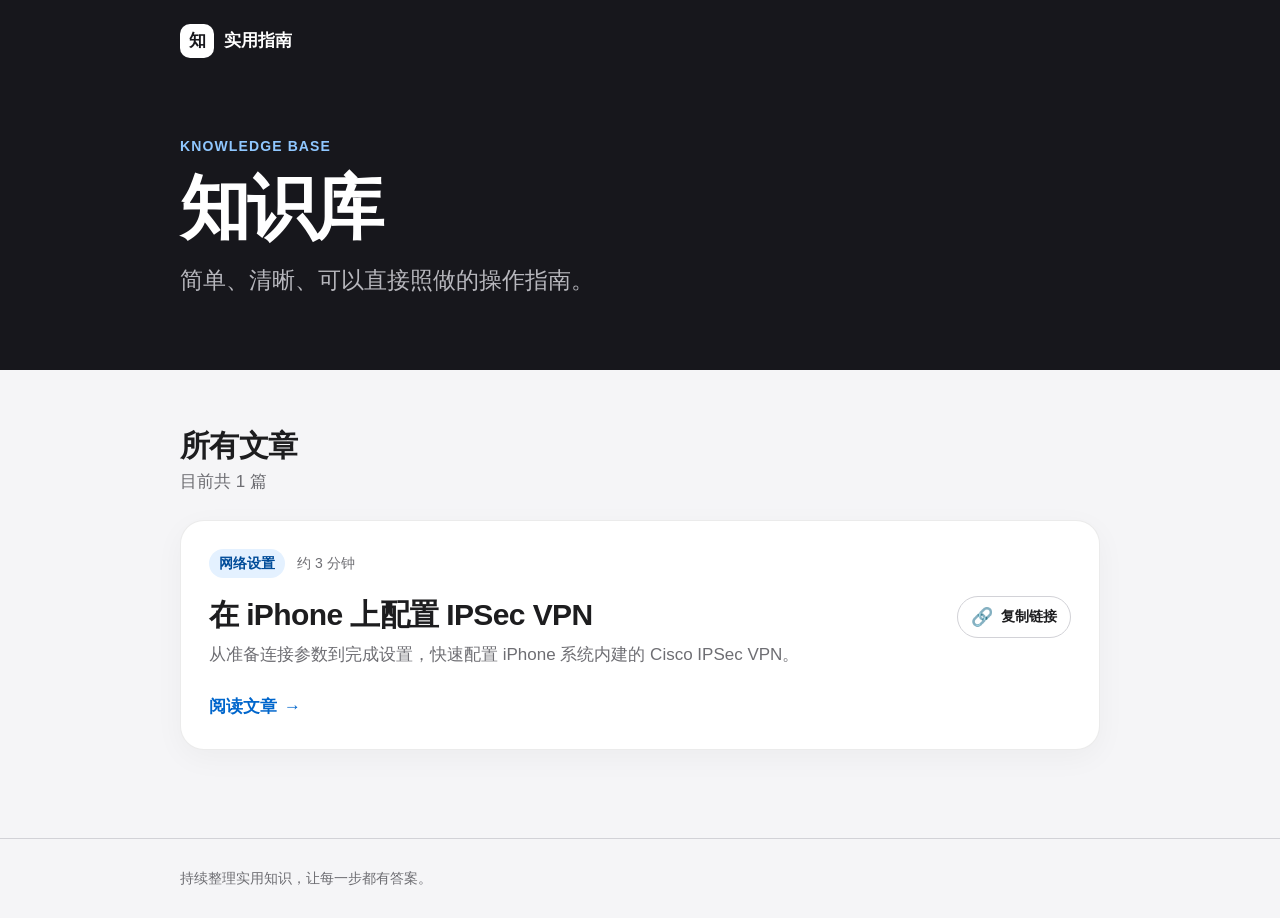
<file: index.html>
<!doctype html>
<html lang="zh-CN">
  <head>
    <meta charset="utf-8">
    <meta name="viewport" content="width=device-width, initial-scale=1">
    <meta name="description" content="收录实用、清晰、可以直接照做的操作指南。">
    <meta name="theme-color" content="#f5f5f7">
    <title>实用指南知识库</title>
    <link rel="stylesheet" href="styles.css">
    <script src="script.js" defer></script>
  </head>
  <body class="library-page">
    <header class="library-hero">
      <div class="wrap">
        <nav class="brand" aria-label="主页">
          <a href="./"><span class="brand-mark" aria-hidden="true">知</span><span>实用指南</span></a>
        </nav>
        <div class="library-intro">
          <span class="eyebrow">KNOWLEDGE BASE</span>
          <h1>知识库</h1>
          <p>简单、清晰、可以直接照做的操作指南。</p>
        </div>
      </div>
    </header>

    <main class="wrap library-main">
      <div class="library-heading">
        <div>
          <h2>所有文章</h2>
          <p>目前共 1 篇</p>
        </div>
      </div>

      <section class="article-list" aria-label="文章列表">
        <article class="article-card">
          <div class="article-meta">
            <span class="category">网络设置</span>
            <span>约 3 分钟</span>
          </div>
          <div class="article-card-content">
            <div>
              <h3><a href="articles/iphone-ipsec-vpn/">在 iPhone 上配置 IPSec VPN</a></h3>
              <p>从准备连接参数到完成设置，快速配置 iPhone 系统内建的 Cisco IPSec VPN。</p>
            </div>
            <button class="copy-link" type="button" data-copy-link="articles/iphone-ipsec-vpn/" aria-label="复制《在 iPhone 上配置 IPSec VPN》的链接">
              <span class="link-icon" aria-hidden="true">🔗</span>
              <span class="copy-label">复制链接</span>
            </button>
          </div>
          <a class="read-link" href="articles/iphone-ipsec-vpn/">阅读文章 <span aria-hidden="true">→</span></a>
        </article>
      </section>
    </main>

    <footer class="library-footer">
      <div class="wrap">
        <p>持续整理实用知识，让每一步都有答案。</p>
      </div>
    </footer>

    <div class="toast" role="status" aria-live="polite" aria-atomic="true"></div>
  </body>
</html>
</file>
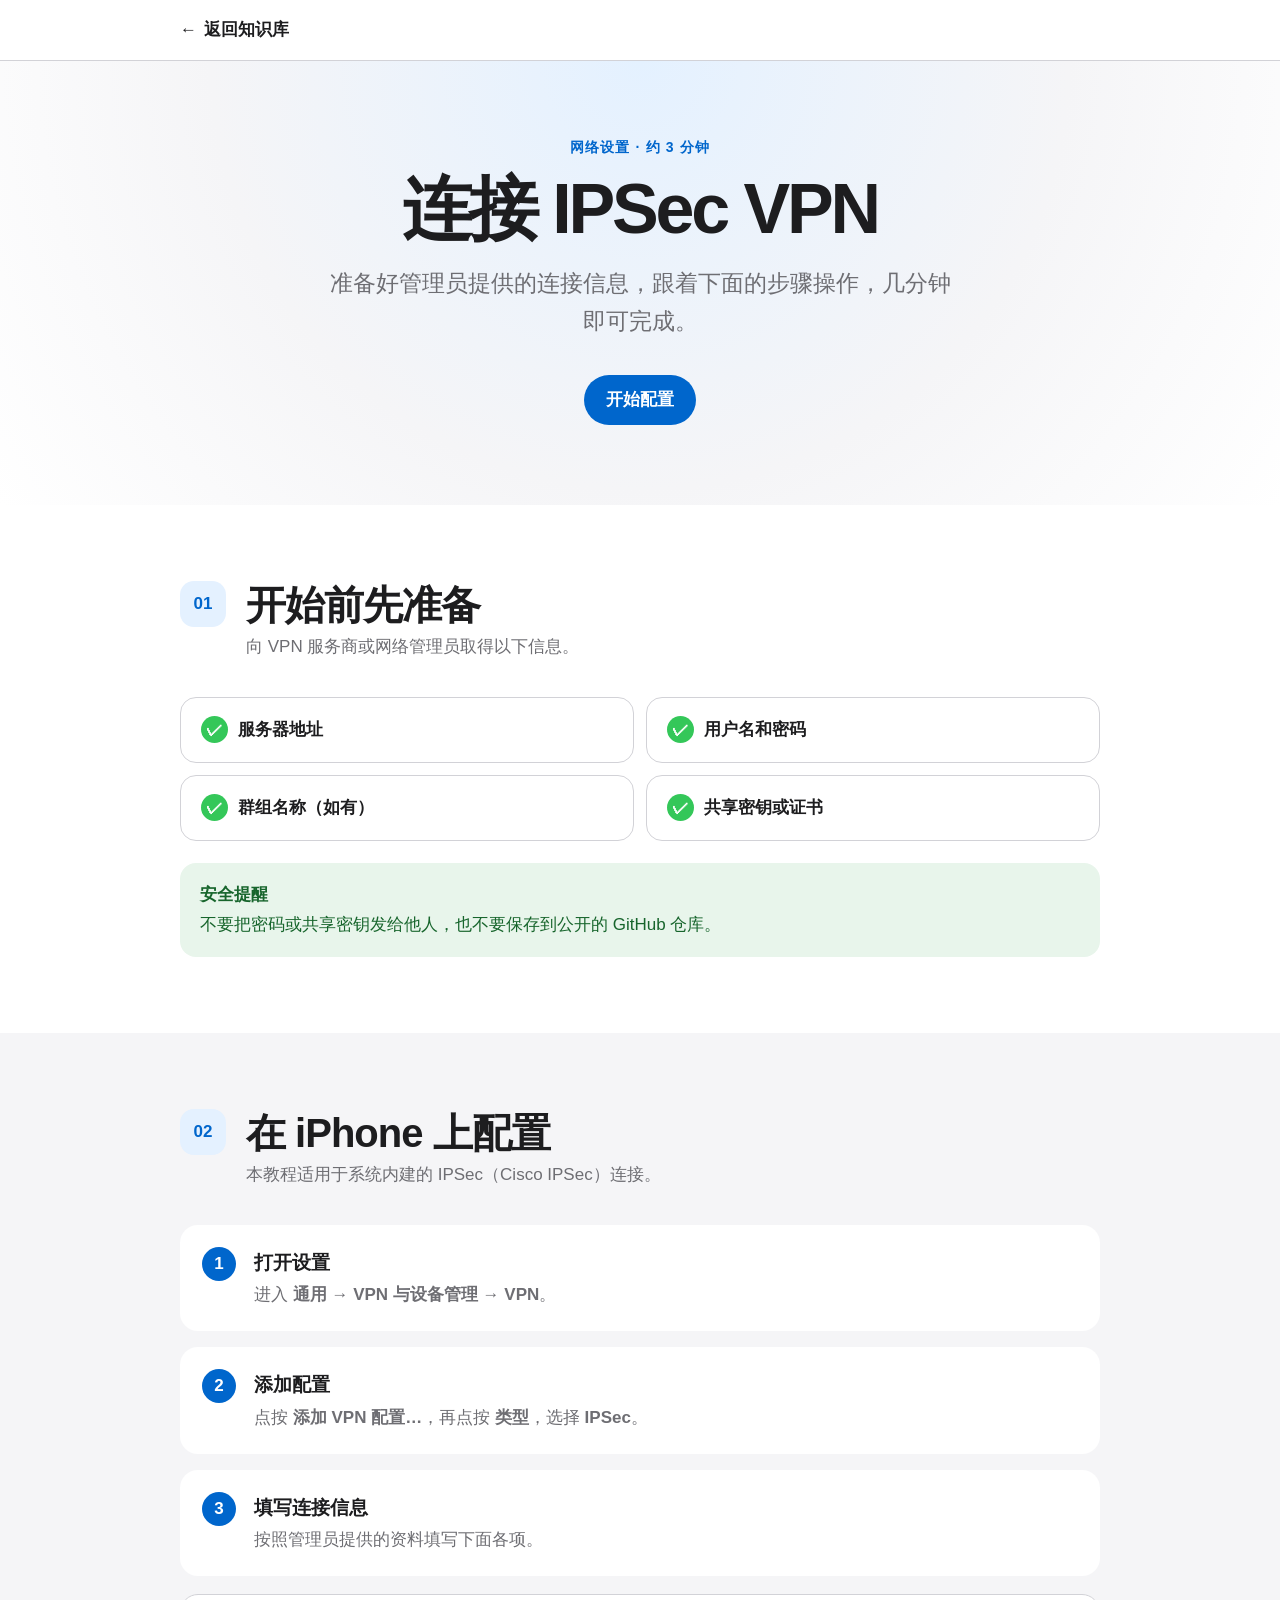
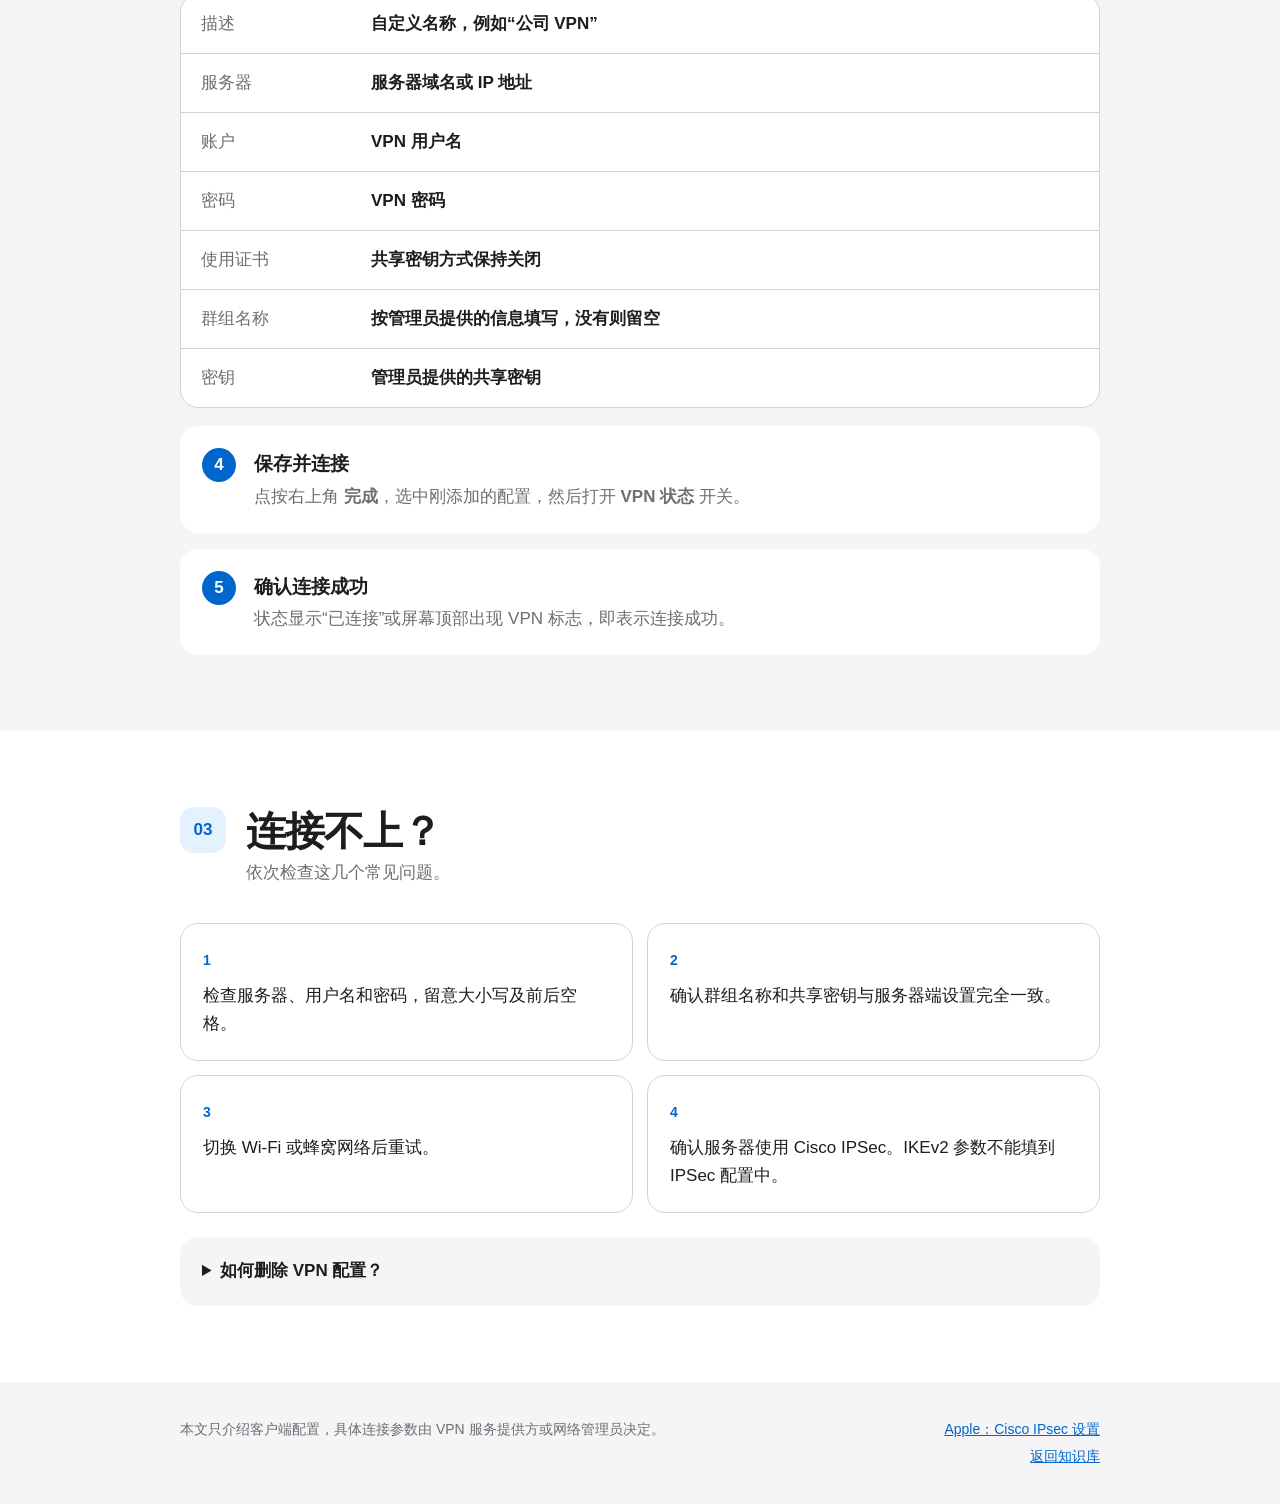
<file: articles/iphone-ipsec-vpn/index.html>
<!doctype html>
<html lang="zh-CN">
  <head>
    <meta charset="utf-8">
    <meta name="viewport" content="width=device-width, initial-scale=1">
    <meta name="description" content="简单明了的 iPhone IPSec VPN 配置步骤。">
    <meta name="theme-color" content="#f5f5f7">
    <title>在 iPhone 上配置 IPSec VPN｜实用指南知识库</title>
    <link rel="stylesheet" href="../../styles.css">
  </head>
  <body>
    <nav class="article-nav" aria-label="文章导航">
      <div class="wrap">
        <a href="../../"><span aria-hidden="true">←</span> 返回知识库</a>
      </div>
    </nav>

    <header class="hero article-hero">
      <div class="wrap">
        <span class="eyebrow">网络设置 · 约 3 分钟</span>
        <h1>连接 IPSec VPN</h1>
        <p class="lead">准备好管理员提供的连接信息，跟着下面的步骤操作，几分钟即可完成。</p>
        <a class="primary-button" href="#steps">开始配置</a>
      </div>
    </header>

    <main>
      <section class="section wrap" aria-labelledby="prepare-title">
        <div class="section-heading">
          <span class="section-number">01</span>
          <div><h2 id="prepare-title">开始前先准备</h2><p>向 VPN 服务商或网络管理员取得以下信息。</p></div>
        </div>
        <div class="checklist">
          <div class="check-item"><span aria-hidden="true">✓</span>服务器地址</div>
          <div class="check-item"><span aria-hidden="true">✓</span>用户名和密码</div>
          <div class="check-item"><span aria-hidden="true">✓</span>群组名称（如有）</div>
          <div class="check-item"><span aria-hidden="true">✓</span>共享密钥或证书</div>
        </div>
        <aside class="notice"><strong>安全提醒</strong>不要把密码或共享密钥发给他人，也不要保存到公开的 GitHub 仓库。</aside>
      </section>

      <section class="section section-tint" id="steps" aria-labelledby="steps-title">
        <div class="wrap">
          <div class="section-heading">
            <span class="section-number">02</span>
            <div><h2 id="steps-title">在 iPhone 上配置</h2><p>本教程适用于系统内建的 IPSec（Cisco IPSec）连接。</p></div>
          </div>
          <ol class="steps">
            <li><span class="step-number">1</span><div><h3>打开设置</h3><p>进入 <b>通用</b> → <b>VPN 与设备管理</b> → <b>VPN</b>。</p></div></li>
            <li><span class="step-number">2</span><div><h3>添加配置</h3><p>点按 <b>添加 VPN 配置…</b>，再点按 <b>类型</b>，选择 <b>IPSec</b>。</p></div></li>
            <li><span class="step-number">3</span><div><h3>填写连接信息</h3><p>按照管理员提供的资料填写下面各项。</p></div></li>
          </ol>
          <div class="settings-card" role="region" aria-label="VPN 配置项目说明">
            <div><span>描述</span><strong>自定义名称，例如“公司 VPN”</strong></div>
            <div><span>服务器</span><strong>服务器域名或 IP 地址</strong></div>
            <div><span>账户</span><strong>VPN 用户名</strong></div>
            <div><span>密码</span><strong>VPN 密码</strong></div>
            <div><span>使用证书</span><strong>共享密钥方式保持关闭</strong></div>
            <div><span>群组名称</span><strong>按管理员提供的信息填写，没有则留空</strong></div>
            <div><span>密钥</span><strong>管理员提供的共享密钥</strong></div>
          </div>
          <ol class="steps steps-continued" start="4">
            <li><span class="step-number">4</span><div><h3>保存并连接</h3><p>点按右上角 <b>完成</b>，选中刚添加的配置，然后打开 <b>VPN 状态</b> 开关。</p></div></li>
            <li><span class="step-number">5</span><div><h3>确认连接成功</h3><p>状态显示“已连接”或屏幕顶部出现 VPN 标志，即表示连接成功。</p></div></li>
          </ol>
        </div>
      </section>

      <section class="section wrap" aria-labelledby="help-title">
        <div class="section-heading">
          <span class="section-number">03</span>
          <div><h2 id="help-title">连接不上？</h2><p>依次检查这几个常见问题。</p></div>
        </div>
        <div class="help-grid">
          <article><span>1</span><p>检查服务器、用户名和密码，留意大小写及前后空格。</p></article>
          <article><span>2</span><p>确认群组名称和共享密钥与服务器端设置完全一致。</p></article>
          <article><span>3</span><p>切换 Wi-Fi 或蜂窝网络后重试。</p></article>
          <article><span>4</span><p>确认服务器使用 Cisco IPSec。IKEv2 参数不能填到 IPSec 配置中。</p></article>
        </div>
        <details>
          <summary>如何删除 VPN 配置？</summary>
          <p>进入 <b>设置</b> → <b>通用</b> → <b>VPN 与设备管理</b> → <b>VPN</b>，点按配置旁的 ⓘ，再点按 <b>删除 VPN</b>。</p>
        </details>
      </section>
    </main>

    <footer>
      <div class="wrap footer-content">
        <p>本文只介绍客户端配置，具体连接参数由 VPN 服务提供方或网络管理员决定。</p>
        <nav aria-label="参考资料">
          <a href="https://support.apple.com/zh-cn/guide/deployment/depdf31db478/web">Apple：Cisco IPsec 设置</a>
          <a href="../../">返回知识库</a>
        </nav>
      </div>
    </footer>
  </body>
</html>
</file>
<file: styles.css>
:root {
  color-scheme: light;
  --ink: #1d1d1f;
  --muted: #6e6e73;
  --blue: #0066cc;
  --blue-dark: #004c99;
  --surface: #ffffff;
  --tint: #f5f5f7;
  --line: #d2d2d7;
  --safe: #e8f5eb;
  --safe-ink: #17652c;
  font-family: -apple-system, BlinkMacSystemFont, "SF Pro Text", "PingFang SC", "Microsoft YaHei", sans-serif;
}

* { box-sizing: border-box; }

html { scroll-behavior: smooth; }

body {
  margin: 0;
  color: var(--ink);
  background: var(--surface);
  font-size: 17px;
  line-height: 1.65;
  -webkit-font-smoothing: antialiased;
}

.wrap {
  width: min(100% - 40px, 920px);
  margin-inline: auto;
}

.hero {
  padding: 88px 0 80px;
  text-align: center;
  background: radial-gradient(circle at 50% 0%, #e4f1ff 0, #f5f5f7 55%, #fff 100%);
}

.eyebrow {
  display: inline-block;
  margin-bottom: 14px;
  color: var(--blue);
  font-size: 14px;
  font-weight: 700;
  letter-spacing: .08em;
  text-transform: uppercase;
}

h1, h2, h3, p { margin-top: 0; }

h1 {
  margin-bottom: 18px;
  font-size: clamp(42px, 8vw, 70px);
  line-height: 1.05;
  letter-spacing: -.045em;
}

.lead {
  max-width: 630px;
  margin: 0 auto 34px;
  color: var(--muted);
  font-size: clamp(19px, 3vw, 23px);
}

.primary-button {
  display: inline-block;
  padding: 11px 22px;
  border-radius: 999px;
  color: #fff;
  background: var(--blue);
  font-weight: 600;
  text-decoration: none;
}

.primary-button:hover { background: var(--blue-dark); }
.primary-button:focus-visible, a:focus-visible, summary:focus-visible { outline: 3px solid #7bb9ff; outline-offset: 3px; }

.section { padding: 76px 0; }
.section-tint { background: var(--tint); }

.section-heading {
  display: flex;
  gap: 20px;
  align-items: flex-start;
  margin-bottom: 36px;
}

.section-number {
  display: grid;
  flex: 0 0 46px;
  width: 46px;
  height: 46px;
  place-items: center;
  border-radius: 14px;
  color: var(--blue);
  background: #e4f1ff;
  font-weight: 700;
}

h2 {
  margin-bottom: 4px;
  font-size: clamp(28px, 5vw, 40px);
  line-height: 1.2;
  letter-spacing: -.025em;
}

.section-heading p { margin-bottom: 0; color: var(--muted); }

.checklist {
  display: grid;
  grid-template-columns: repeat(2, 1fr);
  gap: 12px;
}

.check-item {
  padding: 18px 20px;
  border: 1px solid var(--line);
  border-radius: 16px;
  font-weight: 600;
}

.check-item span {
  display: inline-grid;
  width: 27px;
  height: 27px;
  margin-right: 10px;
  place-items: center;
  border-radius: 50%;
  color: #fff;
  background: #34c759;
}

.notice {
  margin-top: 22px;
  padding: 18px 20px;
  border-radius: 16px;
  color: var(--safe-ink);
  background: var(--safe);
}

.notice strong { display: block; margin-bottom: 2px; }

.steps {
  display: grid;
  gap: 16px;
  margin: 0;
  padding: 0;
  list-style: none;
}

.steps li {
  display: flex;
  gap: 18px;
  align-items: flex-start;
  padding: 22px;
  border-radius: 18px;
  background: var(--surface);
}

.step-number {
  display: grid;
  flex: 0 0 34px;
  width: 34px;
  height: 34px;
  place-items: center;
  border-radius: 50%;
  color: #fff;
  background: var(--blue);
  font-weight: 700;
}

.steps h3 { margin-bottom: 3px; font-size: 19px; }
.steps p { margin-bottom: 0; color: var(--muted); }

.settings-card {
  margin: 18px 0;
  overflow: hidden;
  border: 1px solid var(--line);
  border-radius: 18px;
  background: var(--surface);
}

.settings-card div {
  display: grid;
  grid-template-columns: 150px 1fr;
  gap: 20px;
  padding: 15px 20px;
  border-bottom: 1px solid var(--line);
}

.settings-card div:last-child { border-bottom: 0; }
.settings-card span { color: var(--muted); }
.settings-card strong { font-weight: 600; }

.help-grid {
  display: grid;
  grid-template-columns: repeat(2, 1fr);
  gap: 14px;
}

.help-grid article {
  padding: 22px;
  border: 1px solid var(--line);
  border-radius: 18px;
}

.help-grid article span {
  color: var(--blue);
  font-size: 14px;
  font-weight: 800;
}

.help-grid p { margin: 8px 0 0; }

details {
  margin-top: 24px;
  padding: 20px 22px;
  border-radius: 18px;
  background: var(--tint);
}

summary { cursor: pointer; font-weight: 700; }
details p { margin: 12px 0 0; color: var(--muted); }

footer { padding: 36px 0; color: var(--muted); background: var(--tint); font-size: 14px; }
.footer-content { display: flex; gap: 24px; justify-content: space-between; }
.footer-content p { max-width: 540px; margin-bottom: 0; }
.footer-content nav { display: flex; flex-direction: column; gap: 4px; text-align: right; }
a { color: var(--blue); }

@media (max-width: 640px) {
  .hero { padding: 64px 0 58px; }
  .section { padding: 58px 0; }
  .section-heading { gap: 14px; }
  .checklist, .help-grid { grid-template-columns: 1fr; }
  .settings-card div { grid-template-columns: 1fr; gap: 2px; }
  .footer-content { flex-direction: column; }
  .footer-content nav { text-align: left; }
}

@media (prefers-reduced-motion: reduce) {
  html { scroll-behavior: auto; }
}

/* Knowledge base home */
.library-page { min-height: 100vh; background: var(--tint); }

.library-hero {
  padding: 24px 0 70px;
  color: #fff;
  background: #17171c;
}

.brand { margin-bottom: 74px; }
.brand a { display: inline-flex; gap: 10px; align-items: center; color: #fff; font-weight: 700; text-decoration: none; }
.brand-mark { display: grid; width: 34px; height: 34px; place-items: center; border-radius: 10px; color: #17171c; background: #fff; }
.library-intro { max-width: 680px; }
.library-intro .eyebrow { color: #8fc7ff; }
.library-intro h1 { margin-bottom: 16px; }
.library-intro p { margin-bottom: 0; color: #b7b7bd; font-size: clamp(19px, 3vw, 23px); }

.library-main { min-height: 420px; padding-top: 58px; padding-bottom: 88px; }
.library-heading { display: flex; align-items: end; justify-content: space-between; margin-bottom: 24px; }
.library-heading h2 { font-size: 30px; }
.library-heading p { margin-bottom: 0; color: var(--muted); }
.article-list { display: grid; gap: 18px; }

.article-card {
  padding: 28px;
  border: 1px solid rgba(0, 0, 0, .08);
  border-radius: 24px;
  background: #fff;
  box-shadow: 0 8px 30px rgba(0, 0, 0, .04);
  transition: transform .2s ease, box-shadow .2s ease;
}

.article-card:hover { transform: translateY(-2px); box-shadow: 0 14px 38px rgba(0, 0, 0, .08); }
.article-meta { display: flex; gap: 12px; align-items: center; margin-bottom: 18px; color: var(--muted); font-size: 14px; }
.category { padding: 3px 10px; border-radius: 999px; color: var(--blue-dark); background: #e4f1ff; font-weight: 650; }
.article-card-content { display: flex; gap: 28px; align-items: flex-start; justify-content: space-between; }
.article-card h3 { margin-bottom: 8px; font-size: clamp(23px, 4vw, 30px); line-height: 1.25; letter-spacing: -.02em; }
.article-card h3 a { color: var(--ink); text-decoration: none; }
.article-card h3 a:hover { color: var(--blue); }
.article-card-content p { max-width: 650px; margin-bottom: 0; color: var(--muted); }

.copy-link {
  display: inline-flex;
  flex: 0 0 auto;
  gap: 8px;
  align-items: center;
  min-height: 42px;
  padding: 8px 13px;
  border: 1px solid var(--line);
  border-radius: 999px;
  color: var(--ink);
  background: #fff;
  font: inherit;
  font-size: 14px;
  font-weight: 650;
  cursor: pointer;
}

.copy-link:hover { border-color: var(--blue); color: var(--blue); background: #f4f9ff; }
.copy-link:focus-visible { outline: 3px solid #7bb9ff; outline-offset: 3px; }
.copy-link.is-copied { border-color: #34c759; color: #17652c; background: var(--safe); }
.link-icon { font-size: 18px; line-height: 1; }
.read-link { display: inline-flex; gap: 7px; align-items: center; margin-top: 24px; font-weight: 650; text-decoration: none; }
.read-link span { transition: transform .2s ease; }
.read-link:hover span { transform: translateX(3px); }

.library-footer { padding: 28px 0; border-top: 1px solid var(--line); color: var(--muted); background: var(--tint); font-size: 14px; }
.library-footer p { margin: 0; }

.toast {
  position: fixed;
  z-index: 10;
  left: 50%;
  bottom: 28px;
  padding: 11px 18px;
  border-radius: 999px;
  color: #fff;
  background: rgba(29, 29, 31, .94);
  box-shadow: 0 8px 30px rgba(0, 0, 0, .2);
  opacity: 0;
  transform: translate(-50%, 16px);
  transition: opacity .2s ease, transform .2s ease;
  pointer-events: none;
}

.toast.is-visible { opacity: 1; transform: translate(-50%, 0); }

/* Article navigation */
.article-nav { padding: 16px 0; border-bottom: 1px solid var(--line); background: rgba(255, 255, 255, .92); }
.article-nav a { display: inline-flex; gap: 7px; align-items: center; color: var(--ink); font-weight: 650; text-decoration: none; }
.article-nav a:hover { color: var(--blue); }
.article-hero { padding-top: 72px; }

@media (max-width: 640px) {
  .library-hero { padding-bottom: 50px; }
  .brand { margin-bottom: 50px; }
  .library-main { padding-top: 42px; padding-bottom: 64px; }
  .article-card { padding: 22px; border-radius: 20px; }
  .article-card-content { flex-direction: column; gap: 20px; }
  .copy-link { width: 100%; justify-content: center; }
  .toast { bottom: 18px; white-space: nowrap; }
}

@media (prefers-reduced-motion: reduce) {
  .article-card, .read-link span, .toast { transition: none; }
}
</file>
